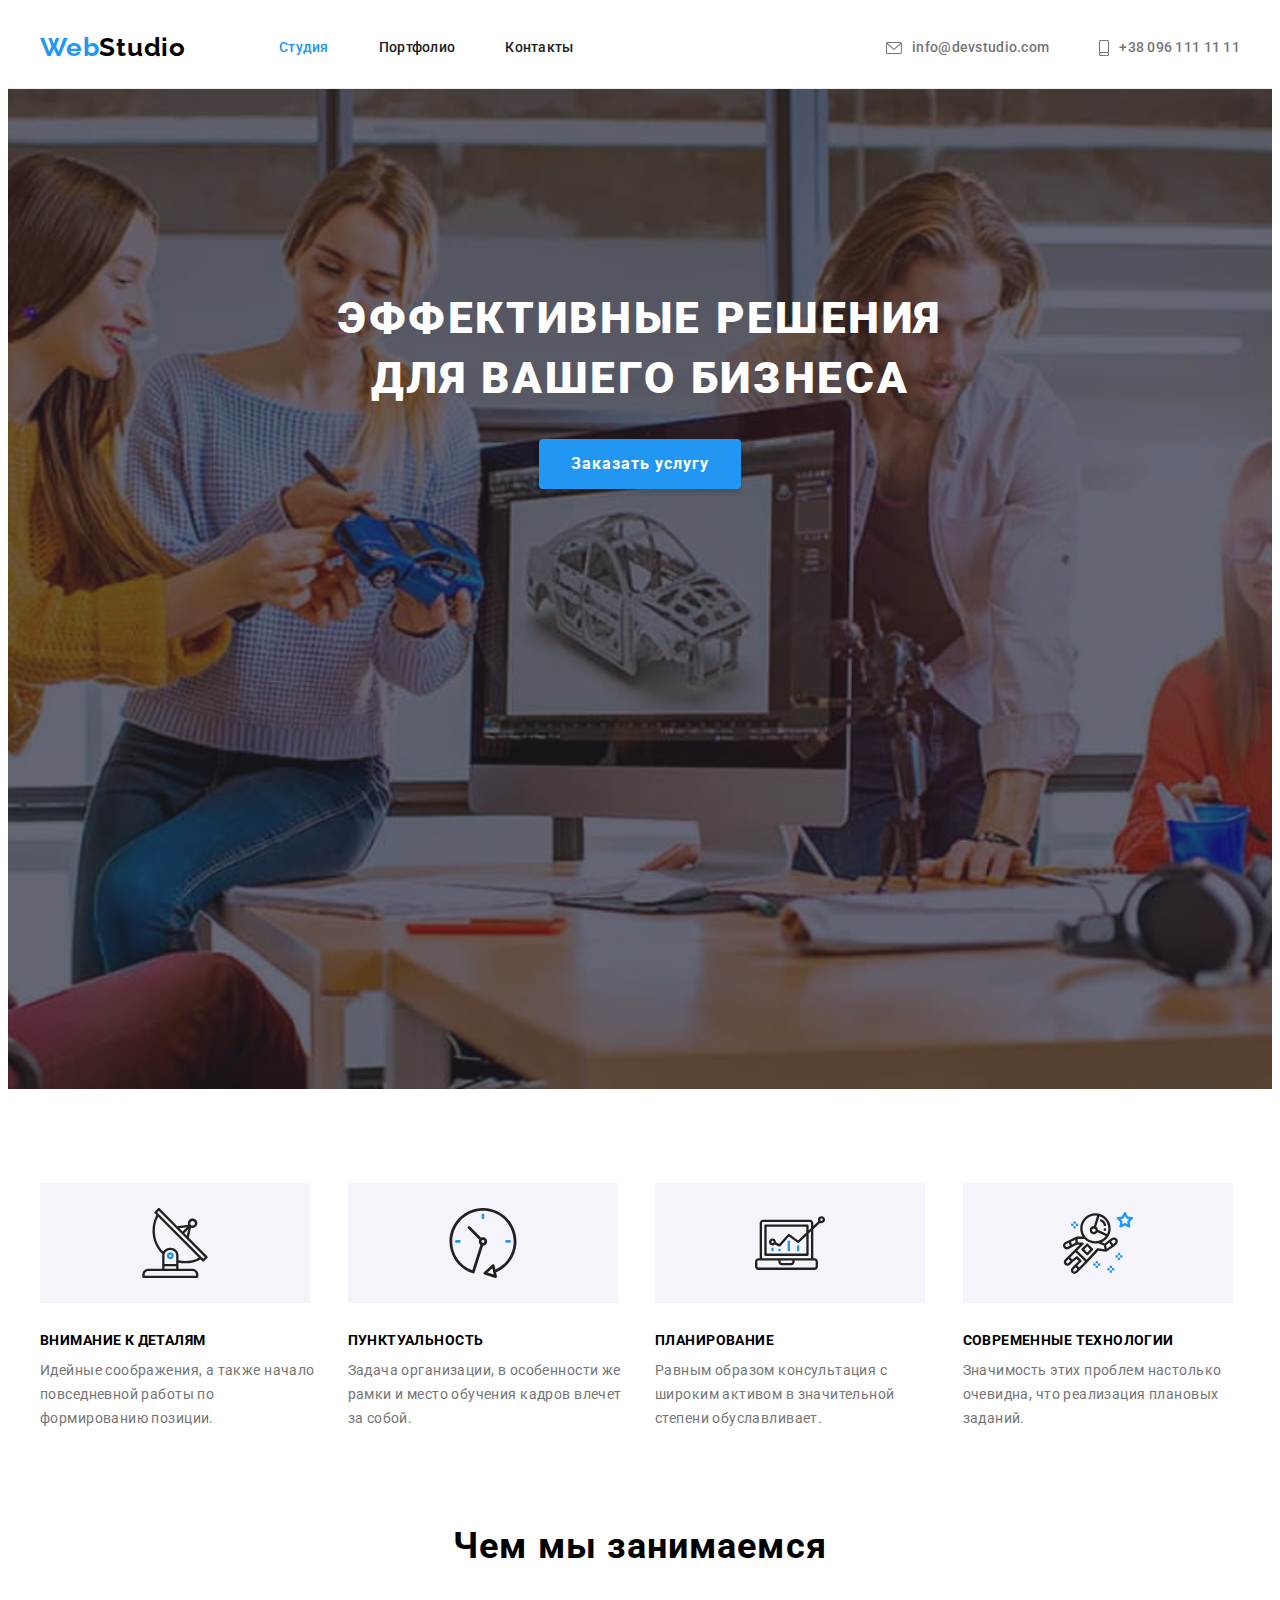
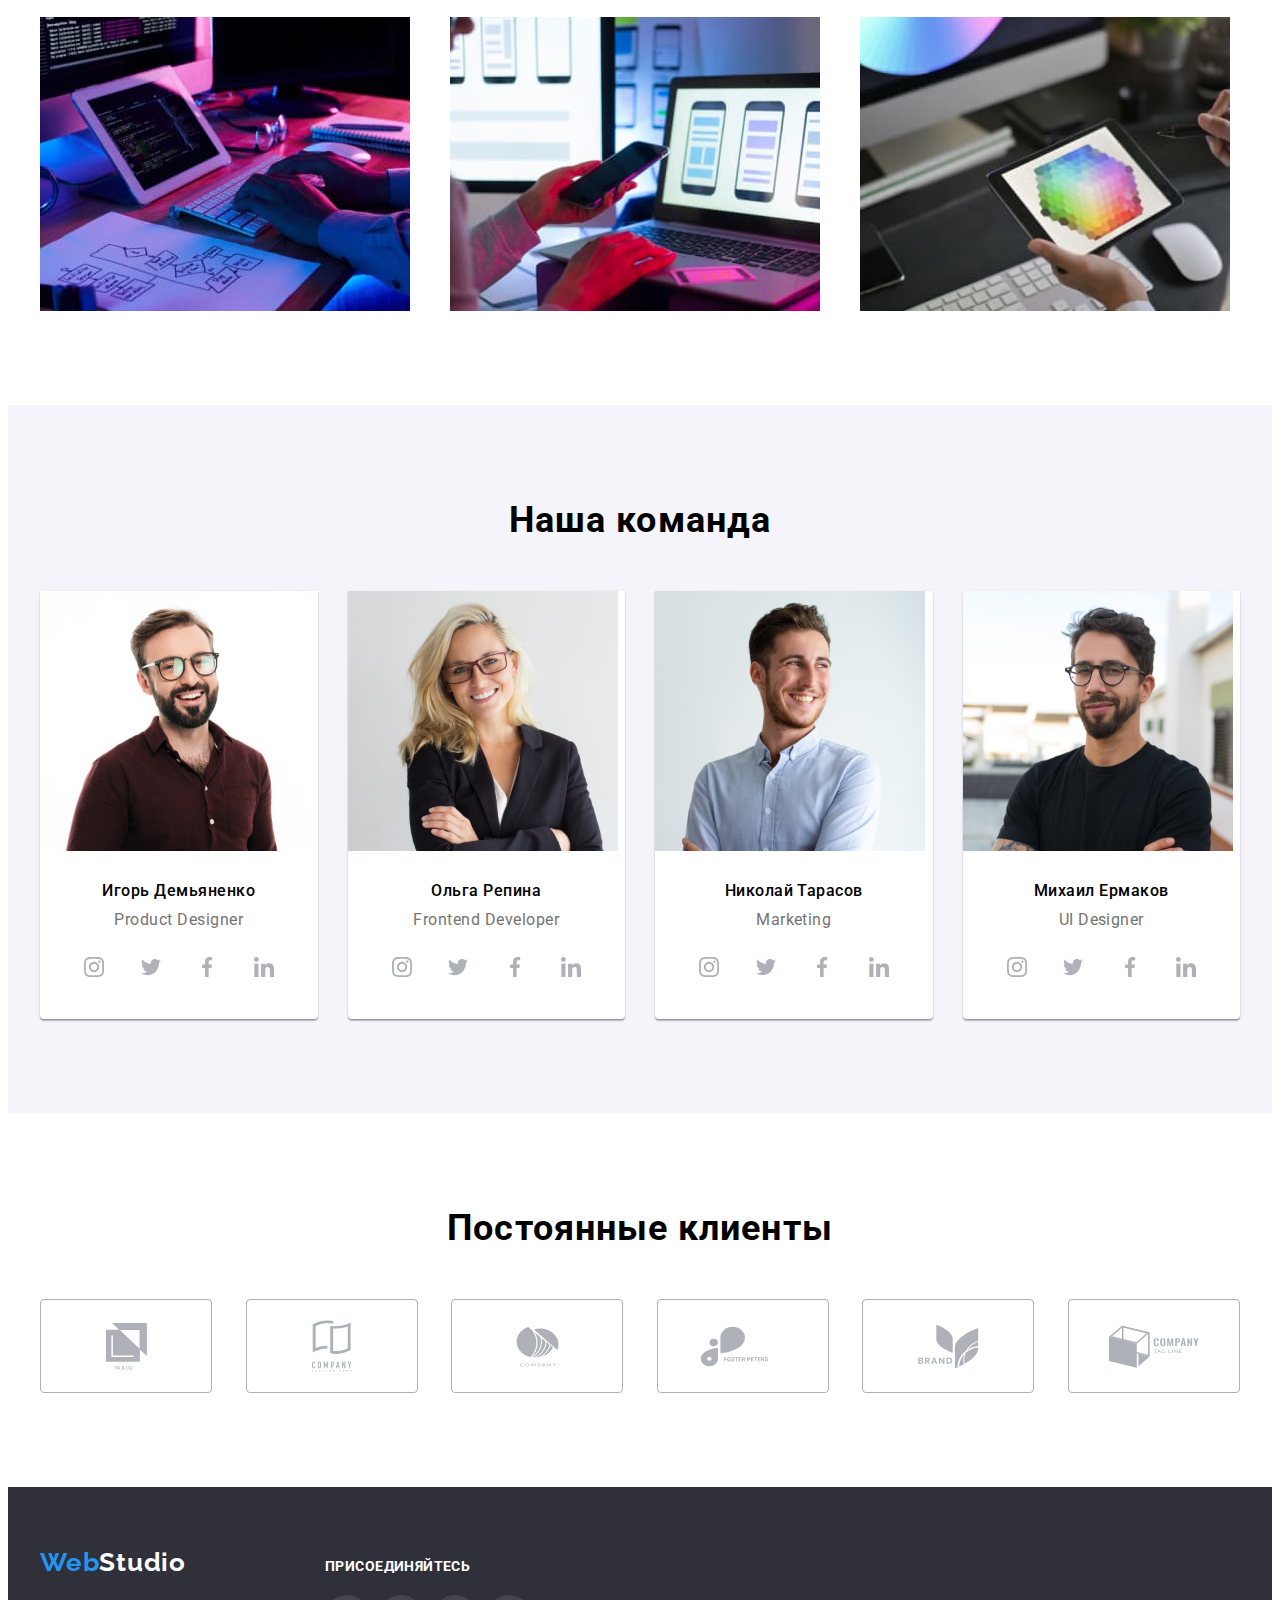
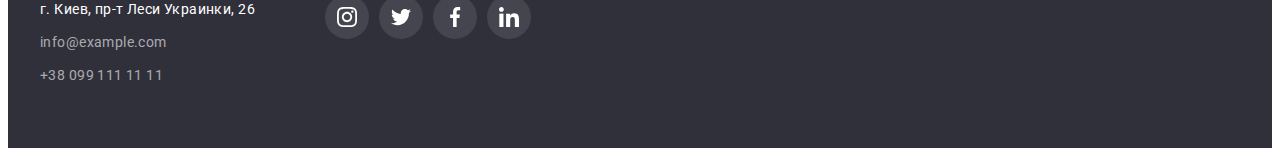
<file: index.html>
<!DOCTYPE html>
<html lang="ru">
  <head>
    <meta charset="UTF-8" />
    <meta http-equiv="X-UA-Compatible" content="IE=edge" />
    <meta name="viewport" content="width=device-width, initial-scale=1.0" />
    <title>WebStudio</title>
    <link rel="preconnect" href="https://fonts.gstatic.com" />
    <link
      href="https://fonts.googleapis.com/css2?family=Raleway:wght@700&family=Roboto:wght@400;500;700;900&display=swap"
      rel="stylesheet"
    />
    <link
      rel="stylesheet"
      href="https://cdnjs.cloudflare.com/ajax/libs/modern-normalize/1.1.0/modern-normalize.min.css"
      integrity="sha512-wpPYUAdjBVSE4KJnH1VR1HeZfpl1ub8YT/NKx4PuQ5NmX2tKuGu6U/JRp5y+Y8XG2tV+wKQpNHVUX03MfMFn9Q=="
      crossorigin="anonymous"
      referrerpolicy="no-referrer"
    />
    <link rel="stylesheet" href="./css/styles.css" />
  </head>

  <body>
    <!--HEADER-->
    <header class="header-section">
      <div class="container header-container">
        <nav class="navigation">
          <a class="header-logo link" href="./"> <span class="logo-accent">Web</span>Studio</a>
          <ul class="menu list">
            <li class="menu-item"><a class="menu-link current link" href="./">Студия</a></li>
            <li class="menu-item">
              <a class="menu-link link" href="./portfolio.html">Портфолио</a>
            </li>
            <li class="menu-item"><a class="menu-link link" href="">Контакты</a></li>
          </ul>
        </nav>
        <ul class="header-contact-list list">
          <li class="header-contact-list-item">
            <a class="header-contact link" href="mailto:info@devstudio.com">
              <svg class="header-contact-list-item-icon" width="16px" height="12px">
                <use href="./images/sprite.svg#e-mail"></use>
              </svg>
              info@devstudio.com</a
            >
          </li>
          <li class="header-contact-list-item">
            <a class="header-contact link" href="tel:+380961111111">
              <svg class="header-contact-list-item-icon" width="10px" height="16px">
                <use href="./images/sprite.svg#smartphone"></use>
              </svg>
              +38 096 111 11 11</a
            >
          </li>
        </ul>
      </div>
    </header>

    <main>
      <!--HERO-->
      <section class="hero-section section">
        <div class="container">
          <h1 class="hero-title">Эффективные решения для вашего бизнеса</h1>
          <button type="button" class="hero-button">Заказать услугу</button>
        </div>
      </section>

      <!--FEATURES-->
      <section class="features-section section">
        <div class="container">
          <h2 class="visually-hidden">Преимущества</h2>
          <ul class="feature-list list">
            <li class="feature-item">
              <div class="feature-icon">
                <svg width="70" height="70">
                  <use href="./images/sprite.svg#antenna"></use>
                </svg>
              </div>
              <h3 class="feature-title">Внимание к деталям</h3>
              <p class="feature-description">
                Идейные соображения, а также начало повседневной работы по формированию позиции.
              </p>
            </li>

            <li class="feature-item">
              <div class="feature-icon">
                <svg width="70" height="70">
                  <use href="./images/sprite.svg#clock"></use>
                </svg>
              </div>
              <h3 class="feature-title">Пунктуальность</h3>
              <p class="feature-description">
                Задача организации, в особенности же рамки и место обучения кадров влечет за собой.
              </p>
            </li>

            <li class="feature-item">
              <div class="feature-icon">
                <svg width="70" height="70">
                  <use href="./images/sprite.svg#diagram"></use>
                </svg>
              </div>
              <h3 class="feature-title">Планирование</h3>
              <p class="feature-description">
                Равным образом консультация с широким активом в значительной степени обуславливает.
              </p>
            </li>

            <li class="feature-item">
              <div class="feature-icon">
                <svg width="70" height="70">
                  <use href="./images/sprite.svg#astronaut"></use>
                </svg>
              </div>
              <h3 class="feature-title">Современные технологии</h3>
              <p class="feature-description">
                Значимость этих проблем настолько очевидна, что реализация плановых заданий.
              </p>
            </li>
          </ul>
        </div>
      </section>

      <!--WHAT WE DO-->
      <section class="what-we-do-section section">
        <div class="container">
          <h2 class="sections-title">Чем мы занимаемся</h2>
          <ul class="what-we-do-list list">
            <li class="what-we-do-item">
              <img src="./images/features/dev.jpg" alt="верстка сайта" width="370" height="294" />
            </li>
            <li class="what-we-do-item">
              <img src="./images/features/adj.jpg" alt="адаптация сайта" width="370" height="294" />
            </li>
            <li class="what-we-do-item">
              <img src="./images/features/design.jpg" alt="дизайн сайта" width="370" height="294" />
            </li>
          </ul>
        </div>
      </section>

      <!--OUR TEAM-->
      <section class="our-team-section section">
        <div class="container">
          <h2 class="sections-title">Наша команда</h2>
          <ul class="our-team-list list">
            <li class="our-team-item">
              <img src="./images/our-team/ihor.jpg" alt="фото парня" width="270" height="260" />
              <div class="person-info">
                <h3 class="our-team-names">Игорь Демьяненко</h3>
                <p class="our-team-description" lang="en">Product Designer</p>
                <ul class="social-list list">
                  <li class="social-list-item">
                    <a href="" class="social-list-link link">
                      <svg class="social-list-icon">
                        <use href="./images/sprite.svg#instagram"></use>
                      </svg>
                    </a>
                  </li>
                  <li class="social-list-item">
                    <a href="" class="social-list-link link">
                      <svg class="social-list-icon">
                        <use href="./images/sprite.svg#twitter"></use>
                      </svg>
                    </a>
                  </li>
                  <li class="social-list-item">
                    <a href="" class="social-list-link link">
                      <svg class="social-list-icon">
                        <use href="./images/sprite.svg#facebook"></use>
                      </svg>
                    </a>
                  </li>
                  <li class="social-list-item">
                    <a href="" class="social-list-link link">
                      <svg class="social-list-icon">
                        <use href="./images/sprite.svg#linkedin"></use>
                      </svg>
                    </a>
                  </li>
                </ul>
              </div>
            </li>
            <li class="our-team-item">
              <img src="./images/our-team/olga.jpg" alt="фото девушки" width="270" height="260" />
              <div class="person-info">
                <h3 class="our-team-names">Ольга Репина</h3>
                <p class="our-team-description" lang="en">Frontend Developer</p>
                <ul class="social-list list">
                  <li class="social-list-item">
                    <a href="" class="social-list-link link">
                      <svg class="social-list-icon">
                        <use href="./images/sprite.svg#instagram"></use>
                      </svg>
                    </a>
                  </li>
                  <li class="social-list-item">
                    <a href="" class="social-list-link link">
                      <svg class="social-list-icon">
                        <use href="./images/sprite.svg#twitter"></use>
                      </svg>
                    </a>
                  </li>
                  <li class="social-list-item">
                    <a href="" class="social-list-link link">
                      <svg class="social-list-icon">
                        <use href="./images/sprite.svg#facebook"></use>
                      </svg>
                    </a>
                  </li>
                  <li class="social-list-item">
                    <a href="" class="social-list-link link">
                      <svg class="social-list-icon">
                        <use href="./images/sprite.svg#linkedin"></use>
                      </svg>
                    </a>
                  </li>
                </ul>
              </div>
            </li>
            <li class="our-team-item">
              <img src="./images/our-team/nick.jpg" alt="фото парня" width="270" height="260" />
              <div class="person-info">
                <h3 class="our-team-names">Николай Тарасов</h3>
                <p class="our-team-description" lang="en">Marketing</p>
                <ul class="social-list list">
                  <li class="social-list-item">
                    <a href="" class="social-list-link link">
                      <svg class="social-list-icon">
                        <use href="./images/sprite.svg#instagram"></use>
                      </svg>
                    </a>
                  </li>
                  <li class="social-list-item">
                    <a href="" class="social-list-link link">
                      <svg class="social-list-icon">
                        <use href="./images/sprite.svg#twitter"></use>
                      </svg>
                    </a>
                  </li>
                  <li class="social-list-item">
                    <a href="" class="social-list-link link">
                      <svg class="social-list-icon">
                        <use href="./images/sprite.svg#facebook"></use>
                      </svg>
                    </a>
                  </li>
                  <li class="social-list-item">
                    <a href="" class="social-list-link link">
                      <svg class="social-list-icon">
                        <use href="./images/sprite.svg#linkedin"></use>
                      </svg>
                    </a>
                  </li>
                </ul>
              </div>
            </li>
            <li class="our-team-item">
              <img src="./images/our-team/mihail.jpg" alt="фото парня" width="270" height="260" />
              <div class="person-info">
                <h3 class="our-team-names">Михаил Ермаков</h3>
                <p class="our-team-description" lang="en">UI Designer</p>
                <ul class="social-list list">
                  <li class="social-list-item">
                    <a href="" class="social-list-link link">
                      <svg class="social-list-icon">
                        <use href="./images/sprite.svg#instagram"></use>
                      </svg>
                    </a>
                  </li>
                  <li class="social-list-item">
                    <a href="" class="social-list-link link">
                      <svg class="social-list-icon">
                        <use href="./images/sprite.svg#twitter"></use>
                      </svg>
                    </a>
                  </li>
                  <li class="social-list-item">
                    <a href="" class="social-list-link link">
                      <svg class="social-list-icon">
                        <use href="./images/sprite.svg#facebook"></use>
                      </svg>
                    </a>
                  </li>
                  <li class="social-list-item">
                    <a href="" class="social-list-link link">
                      <svg class="social-list-icon">
                        <use href="./images/sprite.svg#linkedin"></use>
                      </svg>
                    </a>
                  </li>
                </ul>
              </div>
            </li>
          </ul>
        </div>
      </section>

      <!-- LOYAL CLIENTS -->
      <section class="loyal-clients-section section">
        <div class="container">
          <h2 class="sections-title">Постоянные клиенты</h2>
          <ul class="loyal-clients-list list">
            <li class="loyal-clients-list-item">
              <a href="" class="loyal-clients-list-link link">
                <svg width="41" height="47">
                  <use href="./images/sprite.svg#company-1"></use>
                </svg>
              </a>
            </li>
            <li class="loyal-clients-list-item">
              <a href="" class="loyal-clients-list-link link">
                <svg width="40" height="52">
                  <use href="./images/sprite.svg#company-2"></use>
                </svg>
              </a>
            </li>
            <li class="loyal-clients-list-item">
              <a href="" class="loyal-clients-list-link link">
                <svg width="43" height="41">
                  <use href="./images/sprite.svg#company-3"></use>
                </svg>
              </a>
            </li>
            <li class="loyal-clients-list-item">
              <a href="" class="loyal-clients-list-link link">
                <svg width="85" height="41">
                  <use href="./images/sprite.svg#company-4"></use>
                </svg>
              </a>
            </li>
            <li class="loyal-clients-list-item">
              <a href="" class="loyal-clients-list-link link">
                <svg width="63" height="45">
                  <use href="./images/sprite.svg#company-5"></use>
                </svg>
              </a>
            </li>
            <li class="loyal-clients-list-item">
              <a href="" class="loyal-clients-list-link link">
                <svg width="94" height="43">
                  <use href="./images/sprite.svg#company-6"></use>
                </svg>
              </a>
            </li>
          </ul>
        </div>
      </section>
    </main>

    <!--FOOTER-->
    <footer class="footer-section">
      <div class="container footer-container">
        <div class="footer-address-wrapper">
          <a class="footer-logo link" href="./"> <span class="logo-accent">Web</span>Studio</a>
          <address class="footer-address-section">
            <ul class="footer-address-list list">
              <li class="footer-address-item">
                <a
                  class="footer-address-post link"
                  href="https://goo.gl/maps/CfjwrtbsuqmBoHMV6"
                  target="_blank"
                  rel="noopener noreferrer"
                >
                  г. Киев, пр-т Леси Украинки, 26</a
                >
              </li>
              <li class="footer-address-item">
                <a class="footer-address-link link" href="mailto:info@example.com"
                  >info@example.com</a
                >
              </li>
              <li class="footer-address-item">
                <a class="footer-address-link link" href="tel:+380991111111">+38 099 111 11 11</a>
              </li>
            </ul>
          </address>
        </div>
        <div class="footer-social-list-wrapper">
          <h3 class="footer-social-list-title">Присоединяйтесь</h3>
          <ul class="footer-social-list list">
            <li class="footer-social-list-item link">
              <a href="" class="footer-social-list-link">
                <svg class="footer-social-list-icon">
                  <use href="./images/sprite.svg#instagram"></use>
                </svg>
              </a>
            </li>
            <li class="footer-social-list-item link">
              <a href="" class="footer-social-list-link">
                <svg class="footer-social-list-icon">
                  <use href="./images/sprite.svg#twitter"></use>
                </svg>
              </a>
            </li>
            <li class="footer-social-list-item link">
              <a href="" class="footer-social-list-link">
                <svg class="footer-social-list-icon">
                  <use href="./images/sprite.svg#facebook"></use>
                </svg>
              </a>
            </li>
            <li class="footer-social-list-item link">
              <a href="" class="footer-social-list-link">
                <svg class="footer-social-list-icon">
                  <use href="./images/sprite.svg#linkedin"></use>
                </svg>
              </a>
            </li>
          </ul>
        </div>
      </div>
    </footer>
  </body>
</html>
</file>
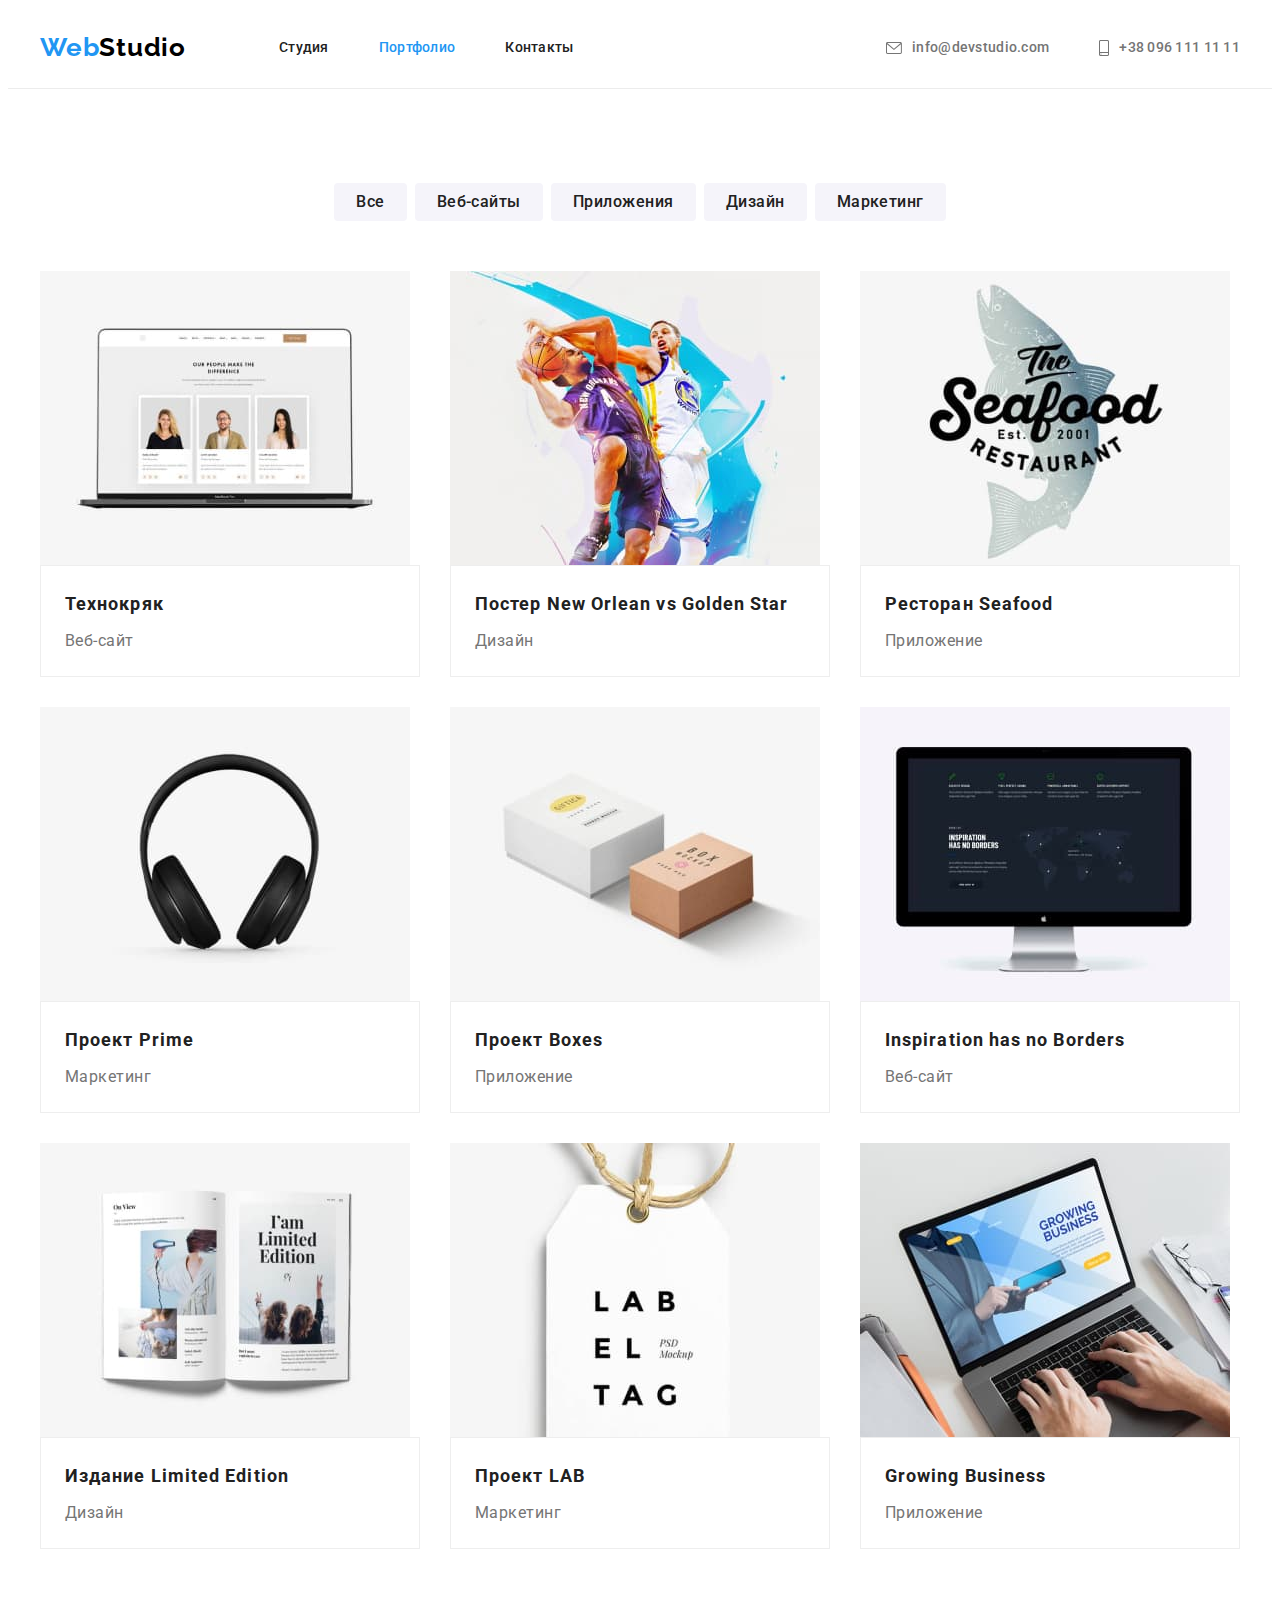
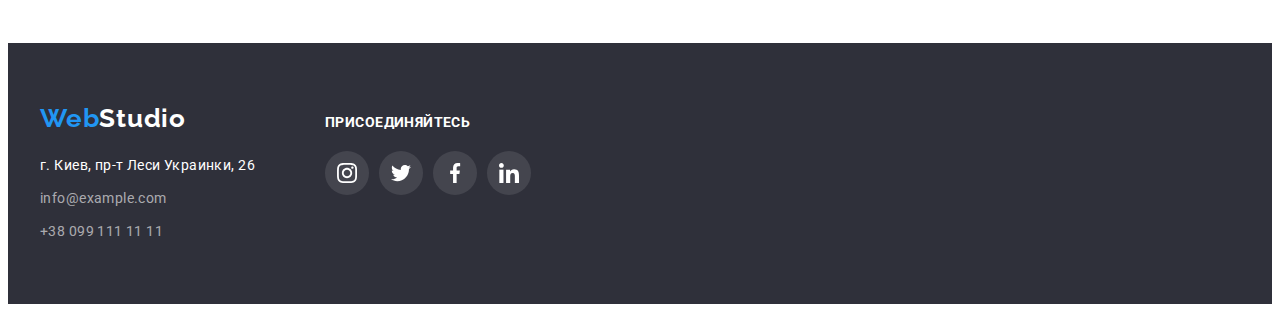
<file: portfolio.html>
<!DOCTYPE html>
<html lang="ru">
  <head>
    <meta charset="UTF-8" />
    <meta http-equiv="X-UA-Compatible" content="IE=edge" />
    <meta name="viewport" content="width=device-width, initial-scale=1.0" />
    <title>WebStudio</title>
    <link rel="preconnect" href="https://fonts.gstatic.com" />
    <link
      href="https://fonts.googleapis.com/css2?family=Raleway:wght@700&family=Roboto:wght@400;500;700;900&display=swap"
      rel="stylesheet"
    />
    <link
      rel="stylesheet"
      href="https://cdnjs.cloudflare.com/ajax/libs/modern-normalize/1.1.0/modern-normalize.min.css"
      integrity="sha512-wpPYUAdjBVSE4KJnH1VR1HeZfpl1ub8YT/NKx4PuQ5NmX2tKuGu6U/JRp5y+Y8XG2tV+wKQpNHVUX03MfMFn9Q=="
      crossorigin="anonymous"
      referrerpolicy="no-referrer"
    />
    <link rel="stylesheet" href="./css/styles.css" />
  </head>

  <body>
    <!--HEADER-->
    <header class="header-section">
      <div class="container header-container">
        <nav class="navigation">
          <a class="header-logo link" href="./"> <span class="logo-accent">Web</span>Studio</a>
          <ul class="menu list">
            <li class="menu-item"><a class="menu-link link" href="./">Студия</a></li>
            <li class="menu-item">
              <a class="menu-link current link" href="./portfolio.html">Портфолио</a>
            </li>
            <li class="menu-item"><a class="menu-link link" href="">Контакты</a></li>
          </ul>
        </nav>
        <ul class="header-contact-list list">
          <li class="header-contact-list-item">
            <a class="header-contact link" href="mailto:info@devstudio.com">
              <svg class="header-contact-list-item-icon" width="16px" height="12px">
                <use href="./images/sprite.svg#e-mail"></use>
              </svg>
              info@devstudio.com</a
            >
          </li>
          <li class="header-contact-list-item">
            <a class="header-contact link" href="tel:+380961111111">
              <svg class="header-contact-list-item-icon" width="10px" height="16px">
                <use href="./images/sprite.svg#smartphone"></use>
              </svg>
              +38 096 111 11 11</a
            >
          </li>
        </ul>
      </div>
    </header>

    <main>
      <!--PORTFOLIO-->
      <section class="portfolio-section section">
        <div class="container">
          <h1 class="visually-hidden">Портфолио</h1>
          <!-- FILTERS -->
          <ul class="portfolio-filter-list list">
            <li class="portfolio-filter-item">
              <button class="portfolio-filter-button" type="button">Все</button>
            </li>
            <li class="portfolio-filter-item">
              <button class="portfolio-filter-button" type="button">Веб-сайты</button>
            </li>
            <li class="portfolio-filter-item">
              <button class="portfolio-filter-button" type="button">Приложения</button>
            </li>
            <li class="portfolio-filter-item">
              <button class="portfolio-filter-button" type="button">Дизайн</button>
            </li>
            <li class="portfolio-filter-item">
              <button class="portfolio-filter-button" type="button">Маркетинг</button>
            </li>
          </ul>
          <!-- WORKS LIST -->
          <ul class="portfolio-works-list list">
            <li class="portfolio-works-item">
              <a class="portfolio-works-link link" href=""
                ><img
                  src="./images/portfolio-page/tehnokrak.jpg"
                  alt="ноутбук с открытым сайтом"
                  width="370"
                  height="294"
                />
                <div class="works-info">
                  <h2 class="portfolio-works-title">Технокряк</h2>
                  <p class="portfolio-works-description">Веб-сайт</p>
                </div></a
              >
            </li>
            <li class="portfolio-works-item">
              <a class="portfolio-works-link link" href=""
                ><img
                  src="./images/portfolio-page/new-orlean-vs.jpg"
                  alt="два баскетболиста в прыжке"
                  width="370"
                  height="294"
                />
                <div class="works-info">
                  <h2 class="portfolio-works-title">
                    Постер <span lang="en">New Orlean vs Golden Star</span>
                  </h2>
                  <p class="portfolio-works-description">Дизайн</p>
                </div></a
              >
            </li>
            <li class="portfolio-works-item">
              <a class="portfolio-works-link link" href=""
                ><img
                  src="./images/portfolio-page/sea-food.jpg"
                  alt="изображение рыбы и название ресторана"
                  width="370"
                  height="294"
                />
                <div class="works-info">
                  <h2 class="portfolio-works-title">Ресторан <span lang="en">Seafood</span></h2>
                  <p class="portfolio-works-description">Приложение</p>
                </div></a
              >
            </li>
            <li class="portfolio-works-item">
              <a class="portfolio-works-link link" href=""
                ><img
                  src="./images/portfolio-page/prime.jpg"
                  alt="накладные наушники"
                  width="370"
                  height="294"
                />
                <div class="works-info">
                  <h2 class="portfolio-works-title">Проект Prime</h2>
                  <p class="portfolio-works-description">Маркетинг</p>
                </div></a
              >
            </li>
            <li class="portfolio-works-item">
              <a class="portfolio-works-link link" href=""
                ><img
                  src="./images/portfolio-page/boxes.jpg"
                  alt="две коробки"
                  width="370"
                  height="294"
                />
                <div class="works-info">
                  <h2 class="portfolio-works-title">Проект Boxes</h2>
                  <p class="portfolio-works-description">Приложение</p>
                </div></a
              >
            </li>
            <li class="portfolio-works-item">
              <a class="portfolio-works-link link" href=""
                ><img
                  src="./images/portfolio-page/no-borders.jpg"
                  alt="монитор компьютера"
                  width="370"
                  height="294"
                />
                <div class="works-info">
                  <h2 class="portfolio-works-title">Inspiration has no Borders</h2>
                  <p class="portfolio-works-description">Веб-сайт</p>
                </div></a
              >
            </li>
            <li class="portfolio-works-item">
              <a class="portfolio-works-link link" href=""
                ><img
                  src="./images/portfolio-page/limited-edition.jpg"
                  alt="раскрытый журнал с фото"
                  width="370"
                  height="294"
                />
                <div class="works-info">
                  <h2 class="portfolio-works-title">Издание Limited Edition</h2>
                  <p class="portfolio-works-description">Дизайн</p>
                </div></a
              >
            </li>
            <li class="portfolio-works-item">
              <a class="portfolio-works-link link" href=""
                ><img
                  src="./images/portfolio-page/lab.jpg"
                  alt="лейбл на веревке"
                  width="370"
                  height="294"
                />
                <div class="works-info">
                  <h2 class="portfolio-works-title">Проект LAB</h2>
                  <p class="portfolio-works-description">Маркетинг</p>
                </div></a
              >
            </li>
            <li class="portfolio-works-item">
              <a class="portfolio-works-link link" href=""
                ><img
                  src="./images/portfolio-page/growing-business.jpg"
                  alt="человек набирает текст на ноутбуке"
                  width="370"
                  height="294"
                />
                <div class="works-info">
                  <h2 class="portfolio-works-title">Growing Business</h2>
                  <p class="portfolio-works-description">Приложение</p>
                </div></a
              >
            </li>
          </ul>
        </div>
      </section>
    </main>

    <!--FOOTER-->
    <footer class="footer-section">
      <div class="container footer-container">
        <div class="footer-address-wrapper">
          <a class="footer-logo link" href="./"> <span class="logo-accent">Web</span>Studio</a>
          <address class="footer-address-section">
            <ul class="footer-address-list list">
              <li class="footer-address-item">
                <a
                  class="footer-address-post link"
                  href="https://goo.gl/maps/CfjwrtbsuqmBoHMV6"
                  target="_blank"
                  rel="noopener noreferrer"
                >
                  г. Киев, пр-т Леси Украинки, 26</a
                >
              </li>
              <li class="footer-address-item">
                <a class="footer-address-link link" href="mailto:info@example.com"
                  >info@example.com</a
                >
              </li>
              <li class="footer-address-item">
                <a class="footer-address-link link" href="tel:+380991111111">+38 099 111 11 11</a>
              </li>
            </ul>
          </address>
        </div>
        <div class="footer-social-list-wrapper">
          <h3 class="footer-social-list-title">Присоединяйтесь</h3>
          <ul class="footer-social-list list">
            <li class="footer-social-list-item link">
              <a href="" class="footer-social-list-link">
                <svg class="footer-social-list-icon">
                  <use href="./images/sprite.svg#instagram"></use>
                </svg>
              </a>
            </li>
            <li class="footer-social-list-item link">
              <a href="" class="footer-social-list-link">
                <svg class="footer-social-list-icon">
                  <use href="./images/sprite.svg#twitter"></use>
                </svg>
              </a>
            </li>
            <li class="footer-social-list-item link">
              <a href="" class="footer-social-list-link">
                <svg class="footer-social-list-icon">
                  <use href="./images/sprite.svg#facebook"></use>
                </svg>
              </a>
            </li>
            <li class="footer-social-list-item link">
              <a href="" class="footer-social-list-link">
                <svg class="footer-social-list-icon">
                  <use href="./images/sprite.svg#linkedin"></use>
                </svg>
              </a>
            </li>
          </ul>
        </div>
      </div>
    </footer>
  </body>
</html>
</file>
<file: css/styles.css>
:root {
  --primary-white-color: #ffffff;
  --dark-bg-color: #2f303a;
  --light-bg-color: #f5f4fa;
  --primary-text-color: #212121;
  --secondary-text-color: #757575;
  --accent-color: #2196f3;
  --main-font: 'Roboto', sans-serif;
}

h1,
h2,
h3,
h4,
h5,
h6,
p {
  margin-top: 0;
  margin-bottom: 0;
}

ul,
ol {
  margin-top: 0;
  margin-bottom: 0;
  padding-left: 0;
}

img {
  display: block;
}

.link {
  text-decoration: none;
}

.list {
  list-style: none;
}

.visually-hidden {
  position: absolute;
  width: 1px;
  height: 1px;
  margin: -1px;
  padding: 0;
  overflow: hidden;
  border: 0;
  clip: rect(0 0 0 0);
}

body {
  font-family: var(--main-font);
  font-style: normal;
  font-weight: 400;
}

/* ========COMPONENTS========= */

.logo-accent {
  color: var(--accent-color);
}

.container {
  width: 1200px;
  margin: 0 auto;
  padding-left: 15px;
  padding-right: 15px;
}

.section {
  padding-top: 94px;
  padding-bottom: 94px;
}

.sections-title {
  margin-bottom: 50px;

  font-weight: bold;
  font-size: 36px;
  line-height: 1.17;
  text-align: center;
  letter-spacing: 0.03em;
}

/* ========HEADER========= */
.header-section {
  background-color: var(--primary-white-color);
  padding-top: 24px;
  padding-bottom: 25px;
  border-bottom: 1px solid #ececec;
}

.header-container {
  display: flex;
  align-items: center;
}

.navigation {
  display: flex;
  align-items: center;
}

.header-logo {
  margin-right: 93px;

  font-family: 'Raleway', sans-serif;
  font-weight: 700;
  font-size: 26px;
  line-height: 1.2;
  letter-spacing: 0.03em;

  color: #000000;
}

.menu {
  display: flex;
  font-size: 14px;
}

.menu-item:not(:last-child) {
  margin-right: 50px;
}

.menu-link {
  font-weight: 500;
  font-size: 14px;
  line-height: 1.14;
  letter-spacing: 0.02em;

  color: var(--primary-text-color);
}

.menu-link.current {
  color: var(--accent-color);
}

.menu-link:hover,
.menu-link:focus {
  color: var(--accent-color);
}
.header-contact-list {
  display: flex;
  align-items: center;
  margin-left: auto;
}

.header-contact-list-item:not(:last-child) {
  margin-right: 50px;
}

.header-contact {
  display: flex;
  align-items: center;
  font-weight: 500;
  font-size: 14px;
  line-height: 1.2;
  letter-spacing: 0.02em;

  color: var(--secondary-text-color);
}

.header-contact-list-item-icon {
  fill: currentColor;
  margin-right: 10px;
}

.header-contact:hover,
.header-contact:focus {
  color: var(--accent-color);
}
/* ======= END HEADER ======== */

/* ========HERO========= */

.hero-section {
  background-image: linear-gradient(rgba(47, 48, 58, 0.4), rgba(47, 48, 58, 0.4)),
    url('../images/hero/bg.jpg');
  background-repeat: no-repeat;
  background-position: center;
  background-size: cover;
  max-width: 1600px;
  height: 600px;

  background-color: var(--dark-bg-color);
  text-align: center;
  padding-top: 200px;
  padding-bottom: 200px;
  margin: 0 auto;
}

.hero-title {
  display: block;
  max-width: 696px;
  /* padding-top: 200px; */
  margin-right: auto;
  margin-bottom: 30px;
  margin-left: auto;

  font-weight: 900;
  font-size: 44px;
  line-height: 1.36;
  letter-spacing: 0.06em;
  text-transform: uppercase;

  color: var(--primary-white-color);
}

.hero-button {
  /* margin-bottom: 200px; */
  padding: 10px 32px;
  border: none;
  box-shadow: 0px 4px 4px rgba(0, 0, 0, 0.15);
  border-radius: 4px;

  font-family: var(--main-font);
  font-weight: 700;
  font-size: 16px;
  line-height: 1.87;
  letter-spacing: 0.06em;

  color: var(--primary-white-color);
  background-color: var(--accent-color);

  cursor: pointer;
}

.hero-button:hover,
.hero-button:focus {
  background-color: #188ce8;
}

/* ======== END HERO ========= */

/* ======== FEATURES ========= */

.features-section {
  background-color: var(--primary-white-color);
  padding-bottom: 47px;
}

.feature-list {
  display: flex;
  flex-wrap: wrap;
  margin-top: -30px;
  margin-left: -30px;
  border: none;
}

.feature-item {
  margin-top: 30px;
  margin-left: 30px;
  flex-basis: calc((100% - 120px) / 4);
}

.feature-icon {
  display: flex;
  justify-content: center;
  align-items: center;
  height: 120px;
  width: 270px;
  background-color: var(--light-bg-color);
  margin-bottom: 30px;
}

.feature-title {
  margin-bottom: 10px;

  font-weight: bold;
  font-size: 14px;
  line-height: 1.14;
  letter-spacing: 0.03em;
  text-transform: uppercase;
}

.feature-description {
  font-weight: normal;
  font-size: 14px;
  line-height: 1.71;
  letter-spacing: 0.03em;

  color: var(--secondary-text-color);
}

/* ======== END FEATURES ========= */

/* ======== WHAT WE DO ========= */

.what-we-do-section {
  background-color: var(--primary-white-color);
  padding-top: 47px;
}

.what-we-do-list {
  display: flex;
  flex-wrap: wrap;
  margin-top: -30px;
  margin-left: -30px;
}

.what-we-do-item {
  margin-top: 30px;
  margin-left: 30px;
  flex-basis: calc((100% - 90px) / 3);
}

/* ======== END WHAT WE DO ========= */

/* ======== OUR TEAM ========= */

.our-team-section {
  background-color: var(--light-bg-color);
}

.our-team-list {
  display: flex;
  flex-wrap: wrap;
  margin-top: -30px;
  margin-left: -30px;
}

.our-team-item {
  margin-top: 30px;
  margin-left: 30px;
  flex-basis: calc((100% - 120px) / 4);

  background-color: var(--primary-white-color);
  box-shadow: 0px 1px 3px rgba(0, 0, 0, 0.12), 0px 1px 1px rgba(0, 0, 0, 0.14),
    0px 2px 1px rgba(0, 0, 0, 0.2);
  border-radius: 0px 0px 4px 4px;
}

.person-info {
  padding-top: 30px;
  padding-bottom: 30px;
  padding-right: 32px;
  padding-left: 32px;
  /* background-color: #ffffff; */
}
.our-team-names {
  font-weight: 500;
  font-size: 16px;
  line-height: 1.19;
  text-align: center;
  letter-spacing: 0.03em;
}

.our-team-description {
  margin-top: 10px;

  font-weight: normal;
  font-size: 16px;
  line-height: 1.19;
  text-align: center;
  letter-spacing: 0.03em;

  color: var(--secondary-text-color);
}

.social-list {
  display: flex;
  justify-content: space-between;

  margin-top: 16px;
}

.social-list-link {
  display: flex;
  justify-content: center;
  align-items: center;
  width: 44px;
  height: 44px;
  border-radius: 50%;
  background-color: transparent;
  fill: #afb1b8;
}

.social-list-icon {
  width: 20px;
  height: 20px;
}

.social-list-link:hover,
.social-list-link:focus {
  fill: #ffffff;
  background-color: var(--accent-color);
}

/* ======== END OUR TEAM ========= */

/* ======== LOYAL CLIENTS ========= */

.loyal-clients-list {
  display: flex;
  justify-content: space-between;
}
.loyal-clients-list-link {
  display: flex;
  justify-content: center;
  align-items: center;
  width: 170px;
  height: 92px;

  border: 1px solid #afb1b8;
  border-radius: 4px;

  background-color: transparent;
  fill: #afb1b8;
}

.loyal-clients-list-link:hover,
.loyal-clients-list-link:focus {
  fill: var(--accent-color);
  border: 1px solid #2196f3;
  /* border-radius: 4px; */
}
/* ======== END LOYAL CLIENTS ========= */

/* ======== FOOTER ========= */
.footer-section {
  background-color: var(--dark-bg-color);
  padding-top: 60px;
  padding-bottom: 60px;
}

.footer-container {
  display: flex;
  align-items: baseline;
}

.footer-logo {
  display: block;
  /* width: 145px;
  margin-right: auto; */
  margin-bottom: 20px;

  font-family: 'Raleway', sans-serif;
  font-style: normal;
  font-weight: bold;
  font-size: 26px;
  line-height: 1.19;
  letter-spacing: 0.03em;

  color: var(--primary-white-color);
}

.footer-address-section {
  font-style: normal;
}

.footer-address-item:not(:last-child) {
  margin-bottom: 9px;
}
.footer-address-post {
  font-weight: 400;
  font-size: 14px;
  line-height: 1.71;
  letter-spacing: 0.03em;

  color: var(--primary-white-color);
}

.footer-address-post:hover,
.footer-address-post:focus {
  color: var(--accent-color);
}

.footer-address-link {
  font-weight: 400;
  font-size: 14px;
  line-height: 1.71;
  letter-spacing: 0.03em;

  color: rgba(255, 255, 255, 0.6);
}

.footer-address-link:hover,
.footer-address-link:focus {
  color: var(--accent-color);
}

.footer-social-list-title {
  font-weight: 700;
  font-size: 14px;
  line-height: 1.2;
  letter-spacing: 0.03em;
  text-transform: uppercase;

  color: var(--primary-white-color);
}

.footer-social-list-wrapper {
  margin-left: 70px;
  width: 206px;
  height: 80px;
}
.footer-social-list {
  display: flex;
  justify-content: space-between;

  margin-top: 20px;
}

.footer-social-list-link {
  display: flex;
  justify-content: center;
  align-items: center;
  width: 44px;
  height: 44px;
  border-radius: 50%;
  background-color: rgba(255, 255, 255, 0.1);
  fill: #ffffff;
}

.footer-social-list-link:hover,
.footer-social-list-link:focus {
  background-color: var(--accent-color);
}

.footer-social-list-icon {
  width: 20px;
  height: 20px;
}
/* ======== END FOOTER ========= */

/* ======== PORTFOLIO ========= */

.portfolio-section {
  background-color: var(--primary-white-color);
}

/* ======== FILTERS ========= */
.portfolio-filter-list {
  display: flex;
  justify-content: center;
  margin-bottom: 50px;
}
.portfolio-filter-item {
  margin-right: 8px;
}
.portfolio-filter-button {
  padding: 6px 22px;
  border: none;
  border-radius: 4px;

  font-family: var(--main-font);
  font-weight: 500;
  font-size: 16px;
  line-height: 1.62;
  text-align: center;
  letter-spacing: 0.03em;
  cursor: pointer;

  color: var(--primary-text-color);
  background-color: var(--light-bg-color);
}
.portfolio-filter-item:last-child {
  margin-right: 0;
}

.portfolio-filter-button:hover,
.portfolio-filter-button:focus {
  color: var(--primary-white-color);
  background-color: var(--accent-color);
  box-shadow: 0px 3px 1px rgba(0, 0, 0, 0.1), 0px 1px 2px rgba(0, 0, 0, 0.08),
    0px 2px 2px rgba(0, 0, 0, 0.12);
  border-radius: 4px;
}

/* ======== END FILTERS ========= */

/* ======== WORKS LIST ========= */
.portfolio-section {
  background-color: var(--primary-white-color);
}
.portfolio-works-list {
  display: flex;
  flex-wrap: wrap;
  margin-top: -30px;
  margin-left: -30px;
}

.portfolio-works-item {
  margin-top: 30px;
  margin-left: 30px;
  flex-basis: calc((100% - 90px) / 3);
}

.portfolio-works-link {
  display: block;
}
.portfolio-works-link:hover,
.portfolio-works-link:focus {
  box-shadow: 0px 1px 1px rgba(0, 0, 0, 0.12), 0px 4px 4px rgba(0, 0, 0, 0.06),
    1px 4px 6px rgba(0, 0, 0, 0.16);
}

.works-info {
  padding: 20px 24px;
  background: var(--primary-white-color);

  border: 1px solid #eeeeee;
}
.portfolio-works-title {
  margin-bottom: 4px;
  font-weight: 700;
  font-size: 18px;
  line-height: 2;
  letter-spacing: 0.06em;

  color: var(--primary-text-color);
}

.portfolio-works-description {
  font-weight: 400;
  font-size: 16px;
  line-height: 1.87;
  letter-spacing: 0.03em;

  color: var(--secondary-text-color);
}

/* ======== END WORKS LIST ========= */
</file>
